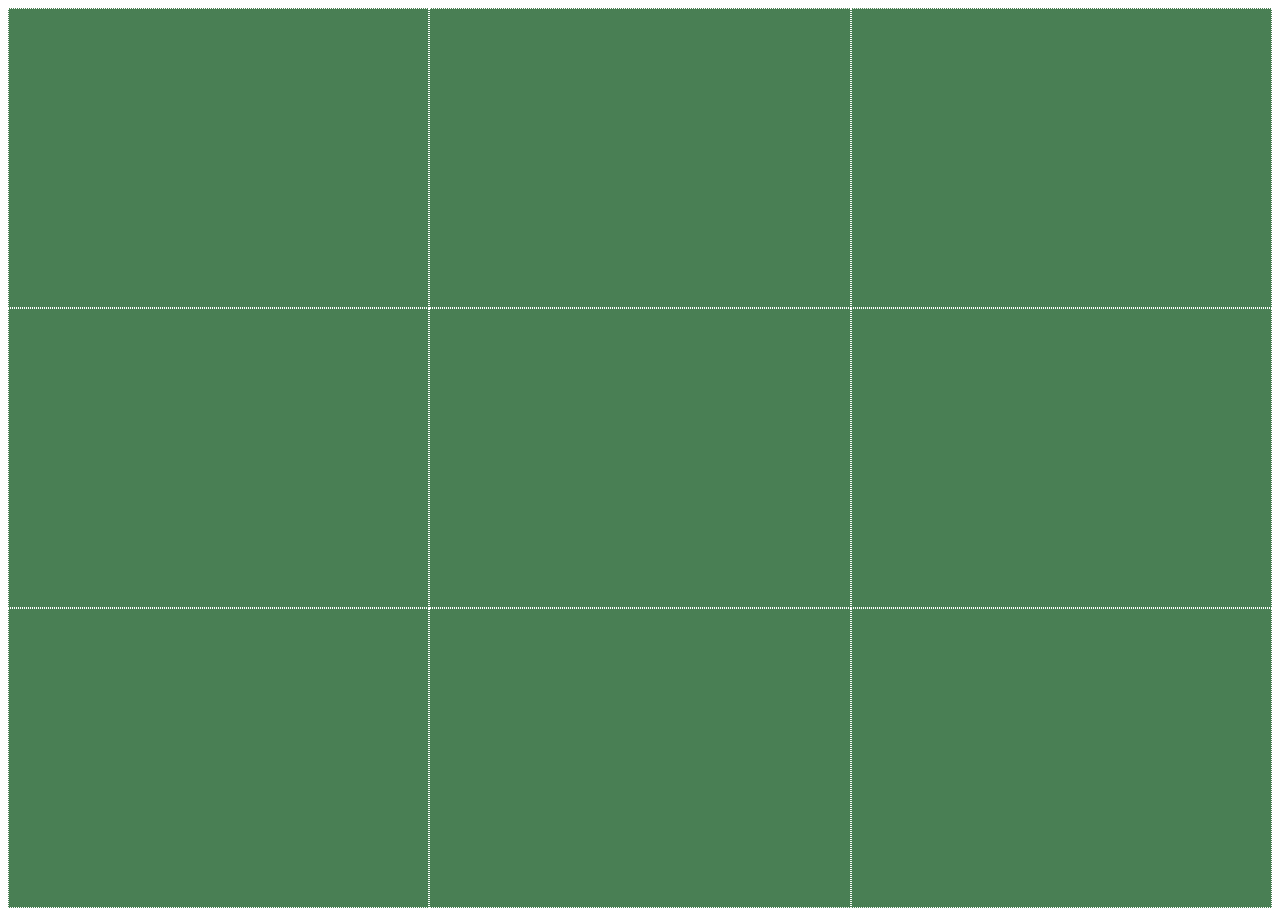
<file: exo-1+sass/index.html>
<!DOCTYPE html>
<html lang="en">
<head>
    <meta charset="UTF-8">
    <meta http-equiv="X-UA-Compatible" content="IE=edge">
    <meta name="viewport" content="width=device-width, initial-scale=1.0">
    <link rel="stylesheet" href="assets/styles/css/style.css" />
    <title>Exercice-1</title>
</head>
<body>
    <main>
        <section>
            <div></div>
            <div></div>
            <div></div>
        </section>
        <section>
            <div></div>
            <div></div>
            <div></div>
        </section>
        <section>
            <div></div>
            <div></div>
            <div></div>
        </section>
    </main>
</body>
</html>
</file>
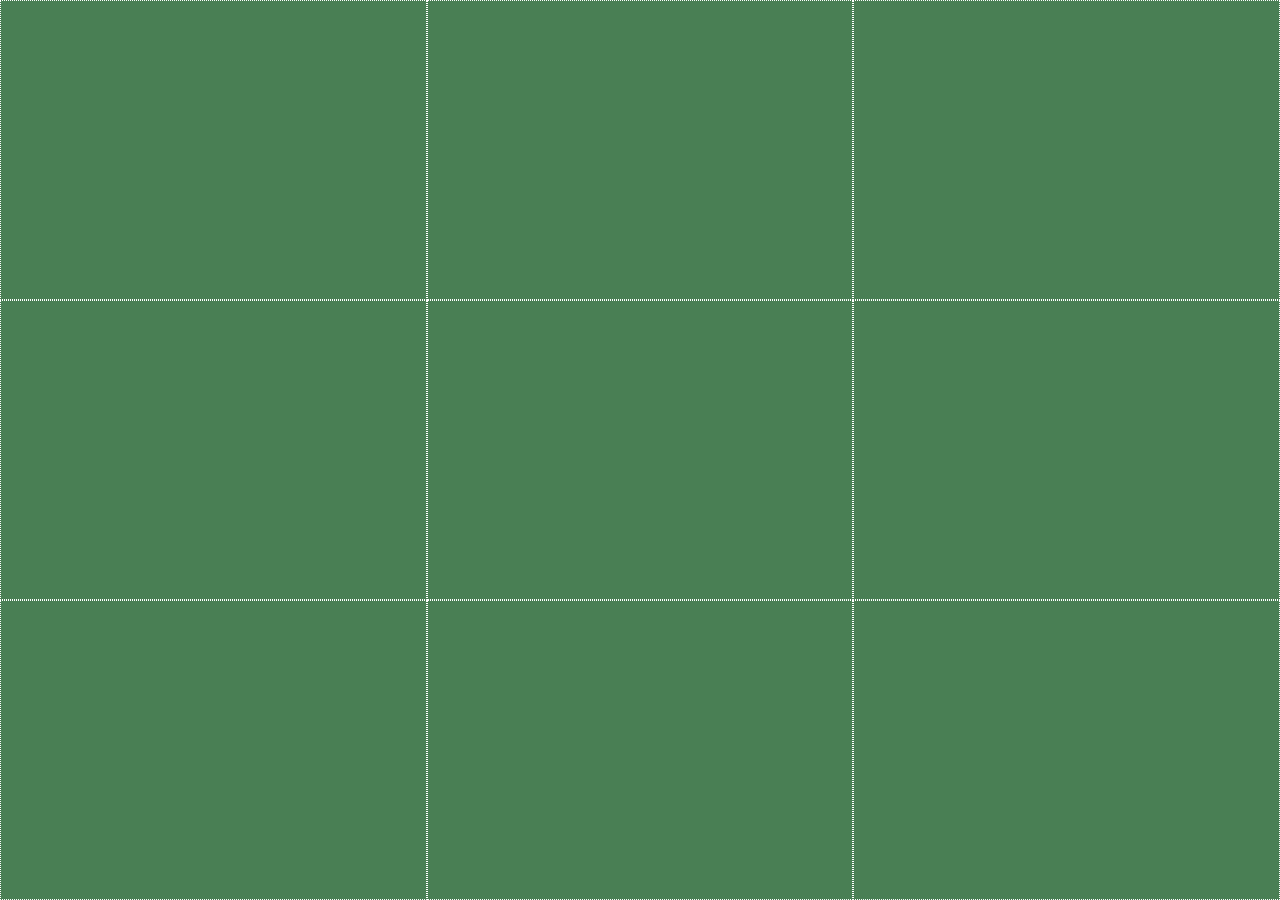
<file: exo-1/index.html>
<!DOCTYPE html>
<html lang="en">
<head>
    <meta charset="UTF-8">
    <meta http-equiv="X-UA-Compatible" content="IE=edge">
    <meta name="viewport" content="width=device-width, initial-scale=1.0">
    <link rel="stylesheet" href="style.css">
    <title>Exercice-1</title>
</head>
<body>
    <main>
        <section>
            <div></div>
            <div></div>
            <div></div>
        </section>
        <section>
            <div></div>
            <div></div>
            <div></div>
        </section>
        <section>
            <div></div>
            <div></div>
            <div></div>
        </section>
    </main>
</body>
</html>
</file>
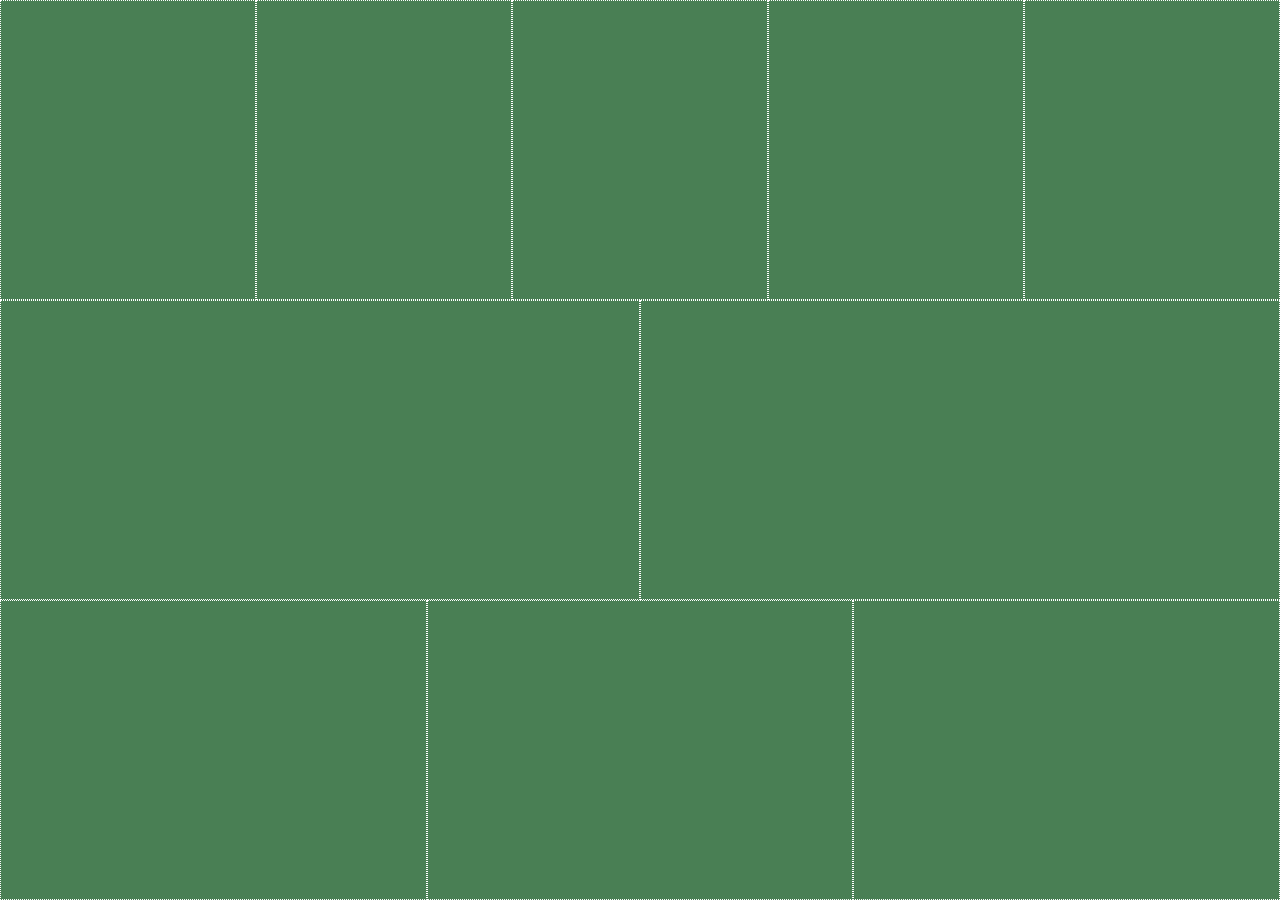
<file: exo-2/index.html>
<!DOCTYPE html>
<html lang="en">
<head>
    <meta charset="UTF-8">
    <meta http-equiv="X-UA-Compatible" content="IE=edge">
    <meta name="viewport" content="width=device-width, initial-scale=1.0">
    <link rel="stylesheet" href="style.css">
    <title>Exercice-2</title>
</head>
<body>
    <main>
        <section>
            <div></div>
            <div></div>
            <div></div>
            <div></div>
            <div></div>
        </section>
        <section>
            <div></div>
            <div></div>
        </section>
        <section>
            <div></div>
            <div></div>
            <div></div>
        </section>
    </main>
</body>
</html>
</file>
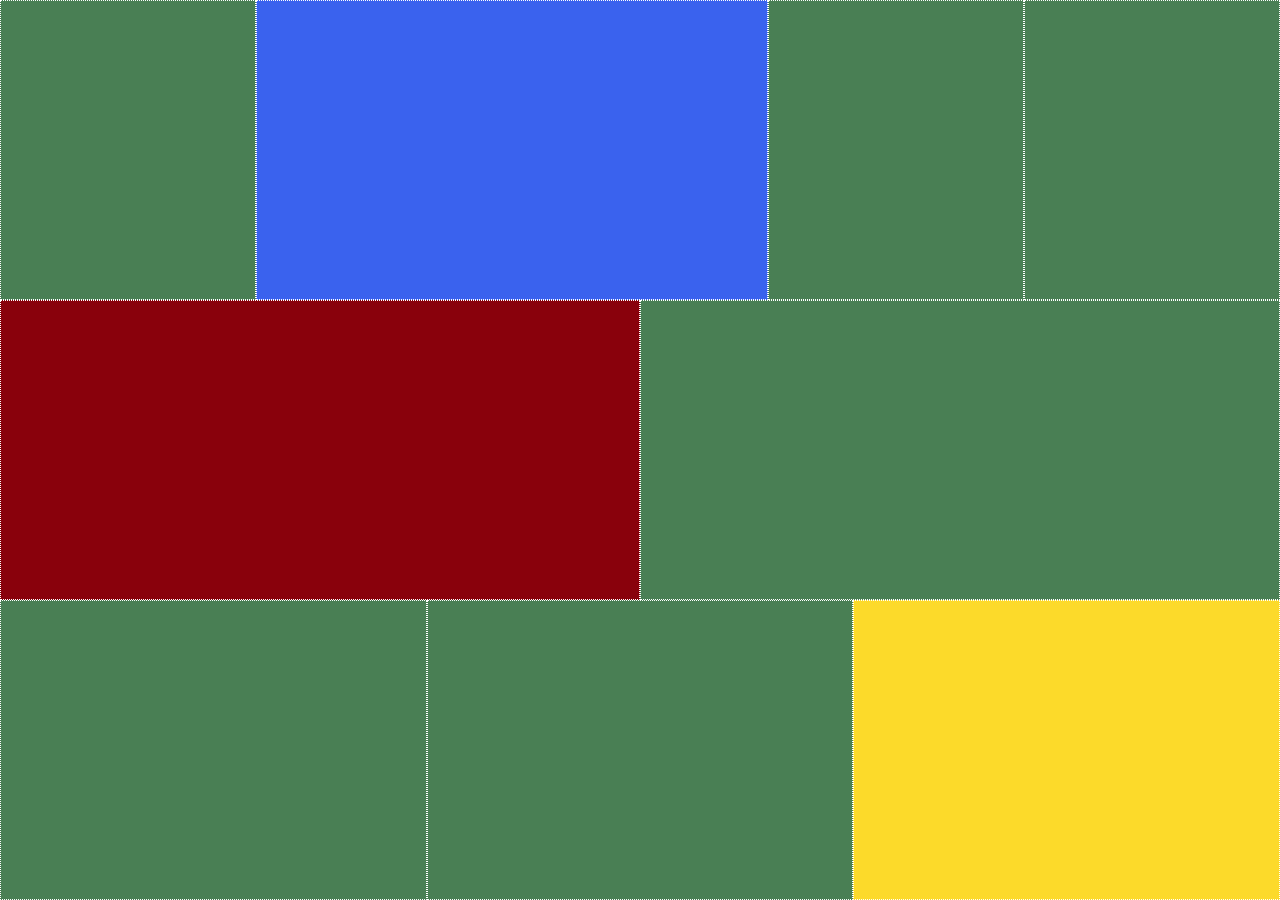
<file: exo-3/index.html>
<!DOCTYPE html>
<html lang="en">
<head>
    <meta charset="UTF-8">
    <meta http-equiv="X-UA-Compatible" content="IE=edge">
    <meta name="viewport" content="width=device-width, initial-scale=1.0">
    <link rel="stylesheet" href="assets/styles/css/style.css" />
    <title>Exercice-3</title>
</head>
<body>
    <main>
        <section>
            <div></div>
            <div></div>
            <div></div>
            <div></div>
        </section>
        <section>
            <div></div>
            <div></div>
        </section>
        <section>
            <div></div>
            <div></div>
            <div></div>
        </section>
    </main>
</body>
</html>
</file>
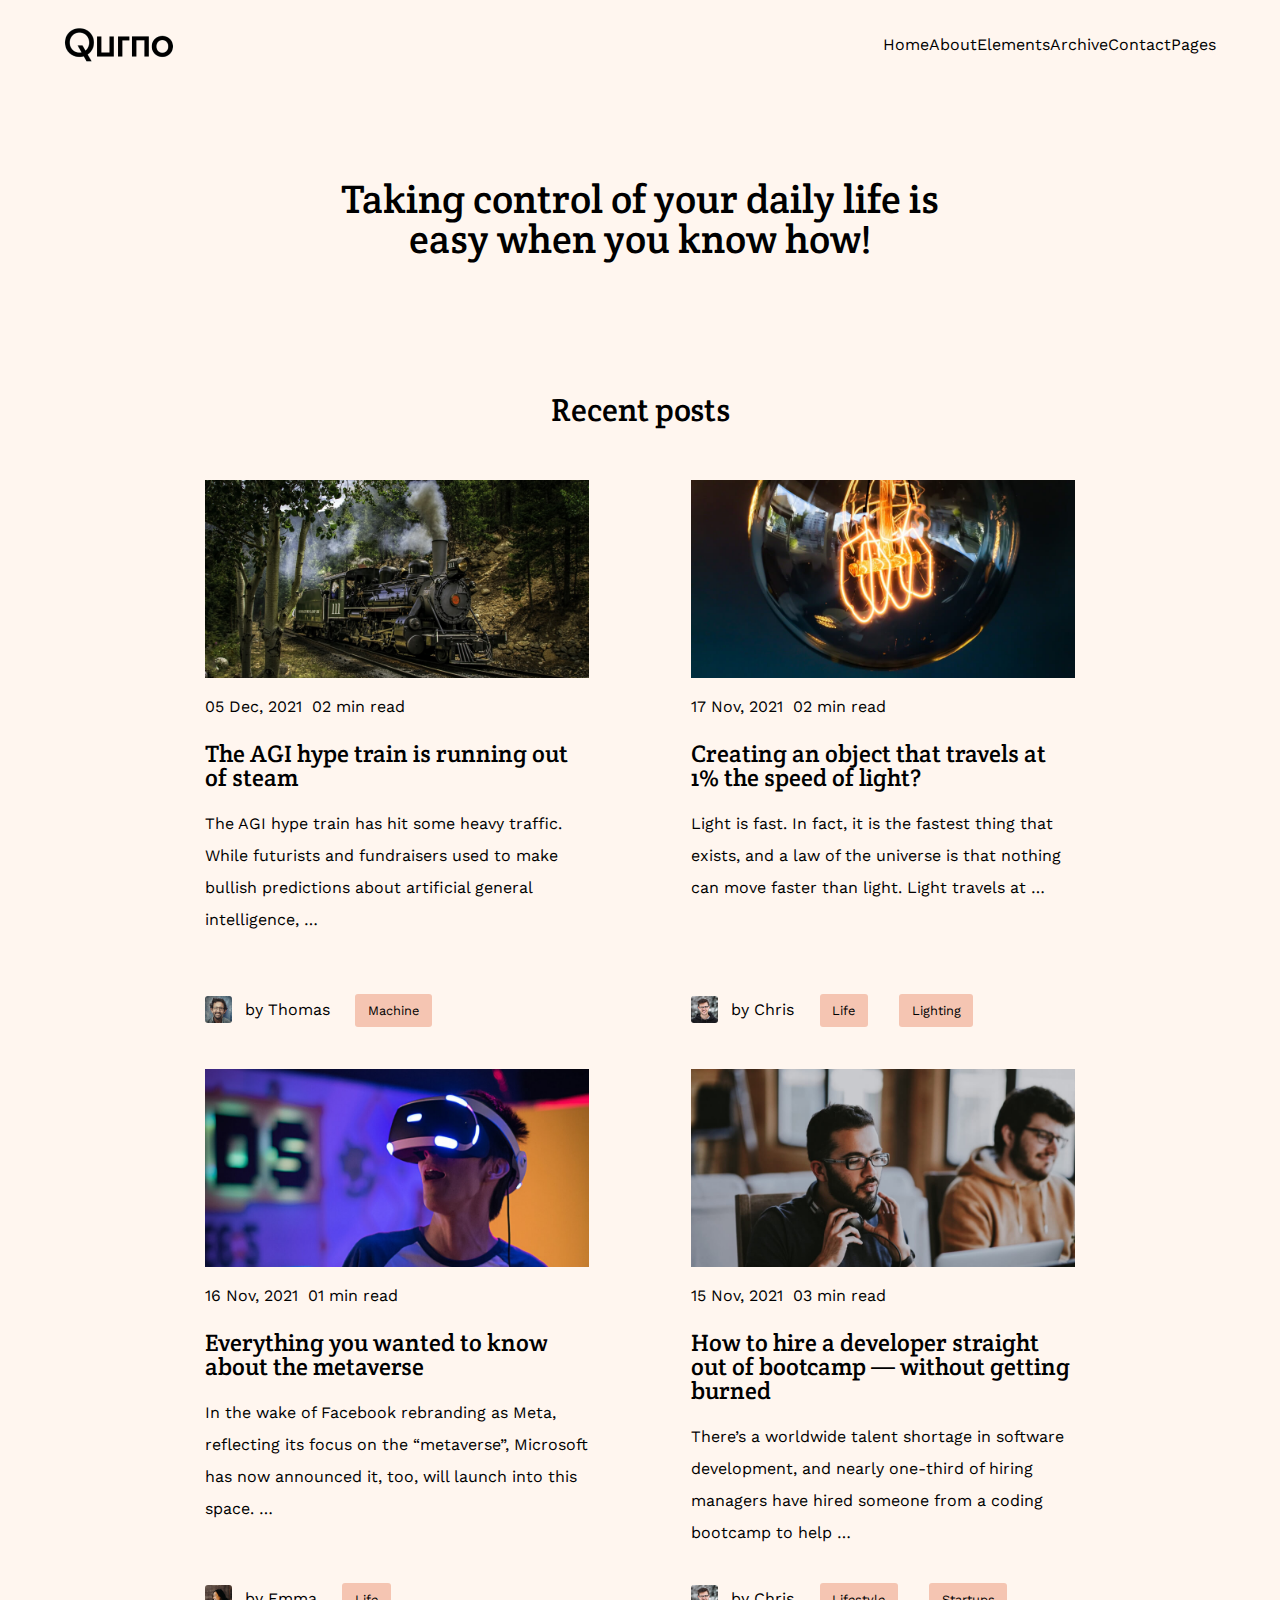
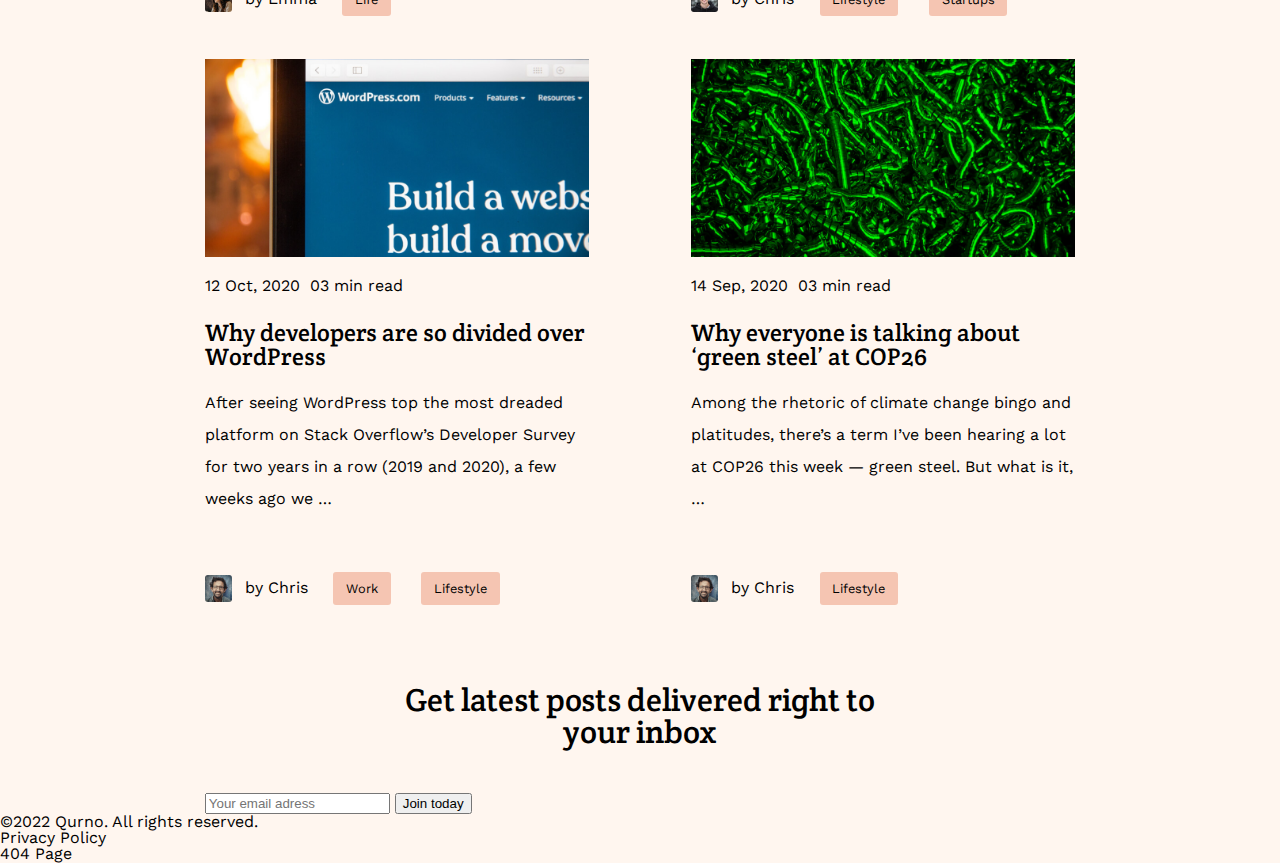
<file: maquette/index.html>
<!DOCTYPE html>
<html lang="en">
<head>
    <meta charset="UTF-8">
    <meta http-equiv="X-UA-Compatible" content="IE=edge">
    <meta name="viewport" content="width=device-width, initial-scale=1.0">
    <link rel="preconnect" href="https://fonts.googleapis.com">
    <link rel="preconnect" href="https://fonts.gstatic.com" crossorigin>
    <link href="https://fonts.googleapis.com/css2?family=Work+Sans:ital,wght@0,100;0,200;0,300;0,400;0,500;0,600;0,700;0,800;0,900;1,100;1,200;1,300;1,400;1,500;1,600;1,700;1,800;1,900&display=swap" rel="stylesheet">
    <link rel="preconnect" href="https://fonts.googleapis.com">
    <link rel="preconnect" href="https://fonts.gstatic.com" crossorigin>
    <link href="https://fonts.googleapis.com/css2?family=Crete+Round:ital@0;1&display=swap" rel="stylesheet">
    <link rel="stylesheet" href="assets/styles/css/style.css" />
    <title>Maquette</title>
</head>
<body>
    <header>
        <img src="assets/img/logo.png" alt="Logo du site">
        <nav>
            <ul>
                <li><a href="">Home</a></li>
                <li><a href="">About</a></li>
                <li><a href="">Elements</a></li>
                <li><a href="">Archive</a></li>
                <li><a href="">Contact</a></li>
                <li><a href="">Pages</a></li>
            </ul>
        </nav>
    </header>
    <main>
        <section id="main-title">
            <h1>Taking control of your daily life is<br> easy when you know how!</h1>
        </section>
        <section id="recent-posts">
            <h2>Recent posts</h2>
            <article>
                <header>
                    <img src="assets/img/train.jpg" alt="">
                    <ul>
                        <li>05 Dec, 2021</li>
                        <li></li>
                        <li>02 min read</li>
                    </ul>
                </header>
                <section>
                    <h3>The AGI hype train is running out of steam</h3>
                    <p>The AGI hype train has hit some heavy traffic. While futurists and fundraisers used to make bullish predictions about artificial general intelligence, …</p>
                </section>
                <footer>
                    <img src="assets/img/thomas-macaulay.jpg" alt="">
                    <p>by <a href="">Thomas</a></p>
                    <ul>
                        <li><a href="">Machine</a></li>
                    </ul>
                </footer>
            </article>
            <article>
                <header>
                    <img src="assets/img/ampoule.jpg" alt="">
                    <ul>
                        <li>17 Nov, 2021</li>
                        <li></li>
                        <li>02 min read</li>
                    </ul>
                </header>
                <section>
                    <h3>Creating an object that travels at 1% the speed of light?</h3>
                    <p>Light is fast. In fact, it is the fastest thing that exists, and a law of the universe is that nothing can move faster than light. Light travels at …</p>
                </section>
                <footer>
                    <img src="assets/img/chris-impey.jpg" alt="">
                    <p>by <a href="">Chris</a></p>
                    <ul>
                        <li><a href="">Life</a></li>
                        <li><a href="">Lighting</a></li>
                    </ul>
                </footer>
            </article>
            <article>
                <header>
                    <img src="assets/img/vr.jpg" alt="">
                    <ul>
                        <li>16 Nov, 2021</li>
                        <li></li>
                        <li>01 min read</li>
                    </ul>
                </header>
                <section>
                    <h3>Everything you wanted to know about the metaverse</h3>
                    <p>In the wake of Facebook rebranding as Meta, reflecting its focus on the “metaverse”, Microsoft has now announced it, too, will launch into this space. …</p>
                </section>
                <footer>
                    <img src="assets/img/emma-hazel.jpg" alt="">
                    <p>by <a href="">Emma</a></p>
                    <ul>
                        <li><a href="">Life</a></li>
                    </ul>
                </footer>
            </article>
            <article>
                <header>
                    <img src="assets/img/dev.jpg" alt="">
                    <ul>
                        <li>15 Nov, 2021</li>
                        <li></li>
                        <li>03 min read</li>
                    </ul>
                </header>
                <section>
                    <h3>How to hire a developer straight out of bootcamp — without getting burned</h3>
                    <p>There’s a worldwide talent shortage in software development, and nearly one-third of hiring managers have hired someone from a coding bootcamp to help …</p>
                </section>
                <footer>
                    <img src="assets/img/chris-impey.jpg" alt="">
                    <p>by <a href="">Chris</a></p>
                    <ul>
                        <li><a href="">Lifestyle</a></li>
                        <li><a href="">Startups</a></li>
                    </ul>
                </footer>
            </article>
            <article>
                <header>
                    <img src="assets/img/screen.jpg" alt="">
                    <ul>
                        <li>12 Oct, 2020</li>
                        <li></li>
                        <li>03 min read</li>
                    </ul>
                </header>
                <section>
                    <h3>Why developers are so divided over WordPress</h3>
                    <p>After seeing WordPress top the most dreaded platform on Stack Overflow’s Developer Survey for two years in a row (2019 and 2020), a few weeks ago we …</p>
                </section>
                <footer>
                    <img src="assets/img/thomas-macaulay.jpg" alt="">
                    <p>by <a href="">Chris</a></p>
                    <ul>
                        <li><a href="">Work</a></li>
                        <li><a href="">Lifestyle</a></li>
                    </ul>
                </footer>
            </article>
            <article>
                <header>
                    <img src="assets/img/green.jpg" alt="">
                    <ul>
                        <li>14 Sep, 2020</li>
                        <li></li>
                        <li>03 min read</li>
                    </ul>
                </header>
                <section>
                    <h3>Why everyone is talking about ‘green steel’ at COP26</h3>
                    <p>Among the rhetoric of climate change bingo and platitudes, there’s a term I’ve been hearing a lot at COP26 this week — green steel. But what is it, …</p>
                </section>
                <footer>
                    <img src="assets/img/thomas-macaulay.jpg" alt="">
                    <p>by <a href="">Chris</a></p>
                    <ul>
                        <li><a href="">Lifestyle</a></li>
                    </ul>
                </footer>
            </article>
        </section>
        <section id="get-latest-posts">
            <h2>Get latest posts delivered right to<br> your inbox</h2>
            <form action="">
                <input type="email" placeholder="Your email adress">
                <input type="submit" value="Join today">
            </form>
        </section>
    </main>
    <footer>
        <p>©2022 Qurno. All rights reserved.</p>
        <p><a href="">Privacy Policy</a></p>
        <p><a href="">404 Page</a></p>
    </footer>
</body>
</html>
</file>
<file: exo-1+sass/assets/styles/css/style.css>
main {
  height: 100vh;
  display: grid;
  grid-template-rows: repeat(3, 1fr);
}
main section {
  display: grid;
  grid-template-columns: repeat(3, 1fr);
}
main section div {
  background-color: #497f54;
  border: 1px dotted white;
}

/*# sourceMappingURL=style.css.map */
</file>
<file: exo-1/style.css>
/*****DEBUT DU RESET CSS*****/

/* http://meyerweb.com/eric/tools/css/reset/ 
   v2.0 | 20110126
   License: none (public domain)
*/

html, body, div, span, applet, object, iframe,
h1, h2, h3, h4, h5, h6, p, blockquote, pre,
a, abbr, acronym, address, big, cite, code,
del, dfn, em, img, ins, kbd, q, s, samp,
small, strike, strong, sub, sup, tt, var,
b, u, i, center,
dl, dt, dd, ol, ul, li,
fieldset, form, label, legend,
table, caption, tbody, tfoot, thead, tr, th, td,
article, aside, canvas, details, embed, 
figure, figcaption, footer, header, hgroup, 
menu, nav, output, ruby, section, summary,
time, mark, audio, video {
	margin: 0;
	padding: 0;
	border: 0;
	font-size: 100%;
	font: inherit;
	vertical-align: baseline;
}
/* HTML5 display-role reset for older browsers */
article, aside, details, figcaption, figure, 
footer, header, hgroup, menu, nav, section {
	display: block;
}
body {
	line-height: 1;
}
ol, ul {
	list-style: none;
}
blockquote, q {
	quotes: none;
}
blockquote:before, blockquote:after,
q:before, q:after {
	content: '';
	content: none;
}
table {
	border-collapse: collapse;
	border-spacing: 0;
}

/*****FIN DU RESET CSS*****/

body > main{
	height: 100vh;
	display: grid;
	grid-template-rows: repeat(3, 1fr);
}

body > main > section{
    display: grid;
    grid-template-columns: repeat(3, 1fr);
}

body > main > section > div{
    background-color: #497f54;
    border: 1px dotted white;
}
</file>
<file: exo-2/style.css>
/*****DEBUT DU RESET CSS*****/

/* http://meyerweb.com/eric/tools/css/reset/ 
   v2.0 | 20110126
   License: none (public domain)
*/

html, body, div, span, applet, object, iframe,
h1, h2, h3, h4, h5, h6, p, blockquote, pre,
a, abbr, acronym, address, big, cite, code,
del, dfn, em, img, ins, kbd, q, s, samp,
small, strike, strong, sub, sup, tt, var,
b, u, i, center,
dl, dt, dd, ol, ul, li,
fieldset, form, label, legend,
table, caption, tbody, tfoot, thead, tr, th, td,
article, aside, canvas, details, embed, 
figure, figcaption, footer, header, hgroup, 
menu, nav, output, ruby, section, summary,
time, mark, audio, video {
	margin: 0;
	padding: 0;
	border: 0;
	font-size: 100%;
	font: inherit;
	vertical-align: baseline;
}
/* HTML5 display-role reset for older browsers */
article, aside, details, figcaption, figure, 
footer, header, hgroup, menu, nav, section {
	display: block;
}
body {
	line-height: 1;
}
ol, ul {
	list-style: none;
}
blockquote, q {
	quotes: none;
}
blockquote:before, blockquote:after,
q:before, q:after {
	content: '';
	content: none;
}
table {
	border-collapse: collapse;
	border-spacing: 0;
}

/*****FIN DU RESET CSS*****/

body > main{
    display: grid;
    grid-template-rows: repeat(3, 1fr);
    height: 100vh;
}

body > main > section > div{
    background-color: #497f54;
    border: 1px dotted white;
}

body > main > section:first-of-type{
    display: grid;
    grid-template-columns: repeat(5, 1fr);
}

body > main > section:nth-of-type(2){
    display: grid;
    grid-template-columns: repeat(2, 1fr);
}

body > main > section:last-of-type{
    display: grid;
    grid-template-columns: repeat(3, 1fr);
}
</file>
<file: exo-3/assets/styles/css/style.css>
/*****DEBUT DU RESET CSS*****/
/* http://meyerweb.com/eric/tools/css/reset/ 
   v2.0 | 20110126
   License: none (public domain)
*/
html, body, div, span, applet, object, iframe,
h1, h2, h3, h4, h5, h6, p, blockquote, pre,
a, abbr, acronym, address, big, cite, code,
del, dfn, em, img, ins, kbd, q, s, samp,
small, strike, strong, sub, sup, tt, var,
b, u, i, center,
dl, dt, dd, ol, ul, li,
fieldset, form, label, legend,
table, caption, tbody, tfoot, thead, tr, th, td,
article, aside, canvas, details, embed,
figure, figcaption, footer, header, hgroup,
menu, nav, output, ruby, section, summary,
time, mark, audio, video {
  margin: 0;
  padding: 0;
  border: 0;
  font-size: 100%;
  font: inherit;
  vertical-align: baseline;
}

/* HTML5 display-role reset for older browsers */
article, aside, details, figcaption, figure,
footer, header, hgroup, menu, nav, section {
  display: block;
}

body {
  line-height: 1;
}

ol, ul {
  list-style: none;
}

blockquote, q {
  quotes: none;
}

blockquote:before, blockquote:after,
q:before, q:after {
  content: "";
  content: none;
}

table {
  border-collapse: collapse;
  border-spacing: 0;
}

/*****FIN DU RESET CSS*****/
body main {
  display: grid;
  grid-template-rows: repeat(3, 1fr);
  height: 100vh;
}
body main section div {
  background-color: #497f54;
  border: 1px dotted white;
}
body main section:first-of-type {
  display: grid;
  grid-template-columns: 1fr 2fr 1fr 1fr;
}
body main section:first-of-type div:nth-of-type(2) {
  background-color: #3a62ee;
}
body main section:nth-of-type(2) {
  display: grid;
  grid-template-columns: repeat(2, 1fr);
}
body main section:nth-of-type(2) div:first-of-type {
  background-color: #89010c;
}
body main section:last-of-type {
  display: grid;
  grid-template-columns: repeat(3, 1fr);
}
body main section:last-of-type div:last-of-type {
  background-color: #fcda2a;
}

/*# sourceMappingURL=style.css.map */
</file>
<file: maquette/assets/styles/css/style.css>
/*Couleurs*/
/*Polices*/
/*****DEBUT DU RESET CSS*****/
/* http://meyerweb.com/eric/tools/css/reset/ 
   v2.0 | 20110126
   License: none (public domain)
*/
html, body, div, span, applet, object, iframe,
h1, h2, h3, h4, h5, h6, p, blockquote, pre,
a, abbr, acronym, address, big, cite, code,
del, dfn, em, img, ins, kbd, q, s, samp,
small, strike, strong, sub, sup, tt, var,
b, u, i, center,
dl, dt, dd, ol, ul, li,
fieldset, form, label, legend,
table, caption, tbody, tfoot, thead, tr, th, td,
article, aside, canvas, details, embed,
figure, figcaption, footer, header, hgroup,
menu, nav, output, ruby, section, summary,
time, mark, audio, video {
  margin: 0;
  padding: 0;
  border: 0;
  font-size: 100%;
  font: inherit;
  vertical-align: baseline;
}

/* HTML5 display-role reset for older browsers */
article, aside, details, figcaption, figure,
footer, header, hgroup, menu, nav, section {
  display: block;
}

body {
  line-height: 1;
}

ol, ul {
  list-style: none;
}

blockquote, q {
  quotes: none;
}

blockquote:before, blockquote:after,
q:before, q:after {
  content: "";
  content: none;
}

table {
  border-collapse: collapse;
  border-spacing: 0;
}

/*****FIN DU RESET CSS*****/
body {
  background-color: #fff6ef;
  /*TITRES*/
  /*PARAGRAPHES*/
  font-family: "Work Sans", sans-serif;
  /*LIENS*/
  /*LISTES*/
  /*HEADER*/
  /*MAIN*/
  /*FOOTER*/
}
body h1, body h2, body h3 {
  font-family: "Crete Round", serif;
}
body h1 {
  font-size: 2.5rem;
  padding: 10vh 0;
}
body h2 {
  font-size: 2rem;
  padding: 5vh 0;
  text-align: center;
}
body h3 {
  font-size: 1.5rem;
}
body a {
  text-decoration: none;
  color: #000000;
}
body li {
  list-style-type: none;
}
body > header {
  display: flex;
  flex-direction: row;
  align-items: center;
  justify-content: space-between;
  padding: 3vh 5vw;
  /*LOGO*/
  /*NAVBAR*/
}
body > header > nav > ul {
  display: flex;
  flex-direction: row;
}
body main {
  padding: 0 16vw;
  /*SECTIONS*/
  /*SECTION - #main-title*/
  /*SECTION - #recent-posts*/
  /*SECTION - #get-latest-posts*/
}
body main #main-title h1 {
  text-align: center;
}
body main #recent-posts {
  display: grid;
  grid-template-columns: repeat(2, 1fr);
  grid-column-gap: 8vw;
  grid-row-gap: 1vh;
}
body main #recent-posts > h2 {
  grid-column: 1/3;
}
body main #recent-posts > article {
  display: grid;
  grid-template-rows: 1.6fr 1.6fr 0.3fr;
  max-width: 30vw;
  margin-bottom: 3vh;
}
body main #recent-posts > article > header {
  grid-row: 1/2;
}
body main #recent-posts > article > header > img {
  max-width: 30vw;
}
body main #recent-posts > article > header > ul {
  padding: 2vh 0;
}
body main #recent-posts > article > header > ul > li {
  display: inline-block;
}
body main #recent-posts > article > section {
  grid-row: 2/3;
}
body main #recent-posts > article > section > h3 {
  padding: 1vh 0;
}
body main #recent-posts > article > section > p {
  padding: 1vh 0;
  line-height: 2rem;
}
body main #recent-posts > article > footer {
  grid-row: 3/4;
  display: flex;
  flex-direction: row;
  align-items: center;
}
body main #recent-posts > article > footer > img {
  max-height: 3vh;
  border-radius: 3px;
}
body main #recent-posts > article > footer > p {
  margin: 0 1vw;
}
body main #recent-posts > article > footer > p > a:hover {
  color: #f08e80;
}
body main #recent-posts > article > footer > ul > li {
  display: inline-block;
  margin: 0 1vw;
}
body main #recent-posts > article > footer > ul > li > a {
  background-color: #f5c5b2;
  padding: 1vh 1vw;
  border-radius: 3px;
  font-size: 0.8rem;
}
body main #recent-posts > article > footer > ul > li > a:hover {
  background-color: #f08e80;
  color: white;
}

/*# sourceMappingURL=style.css.map */
</file>
